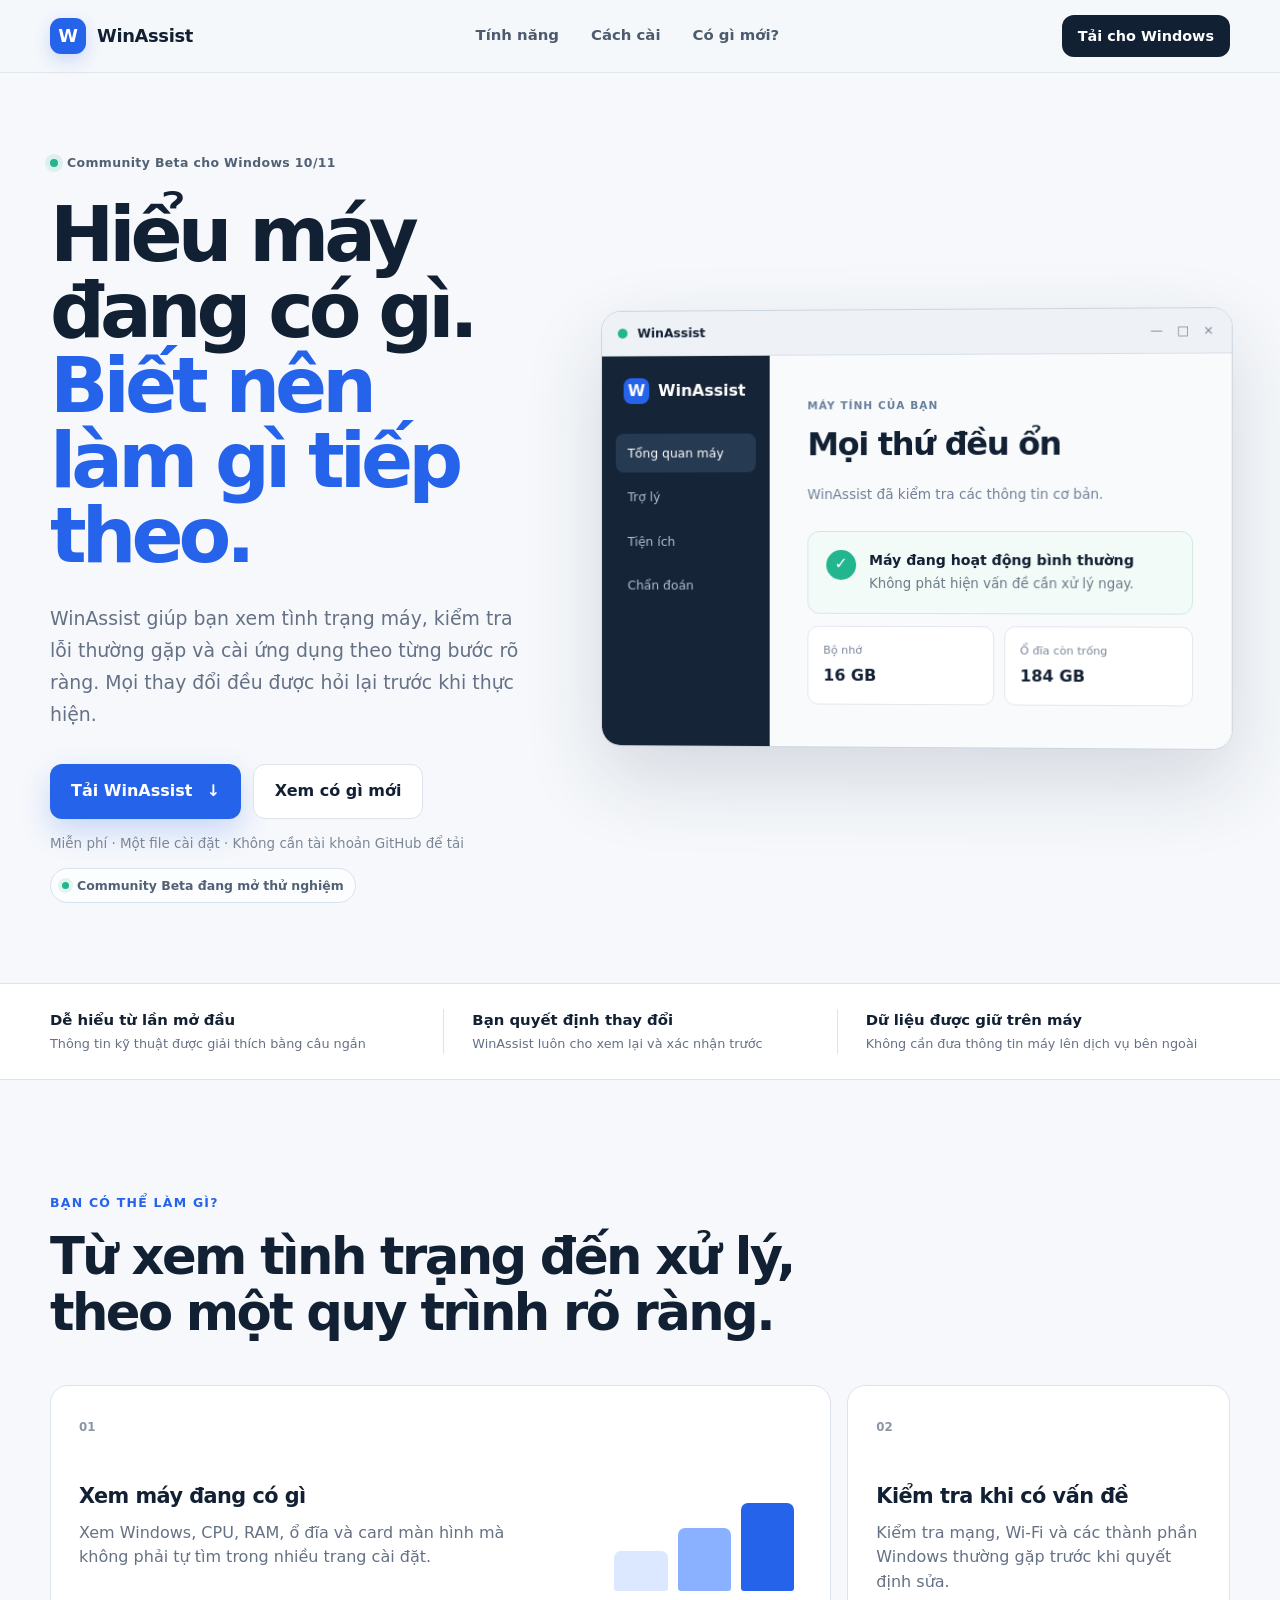
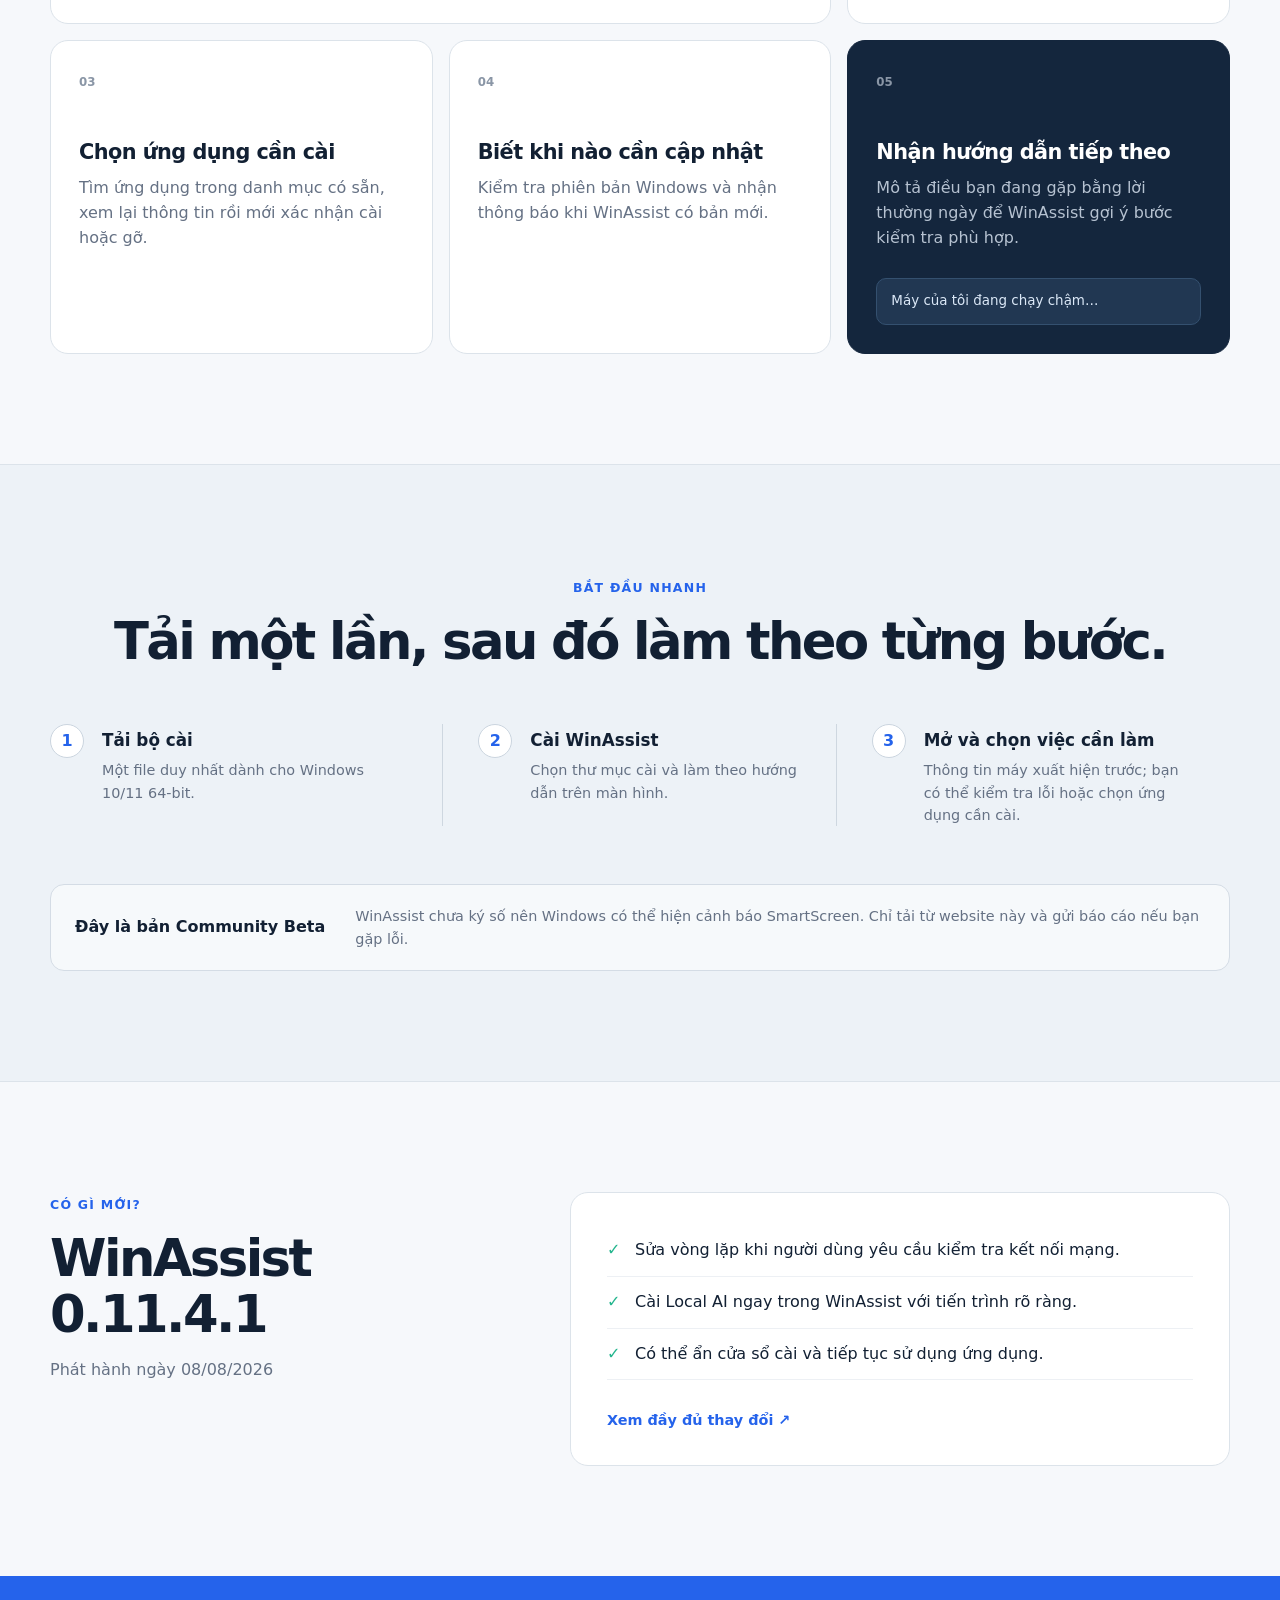
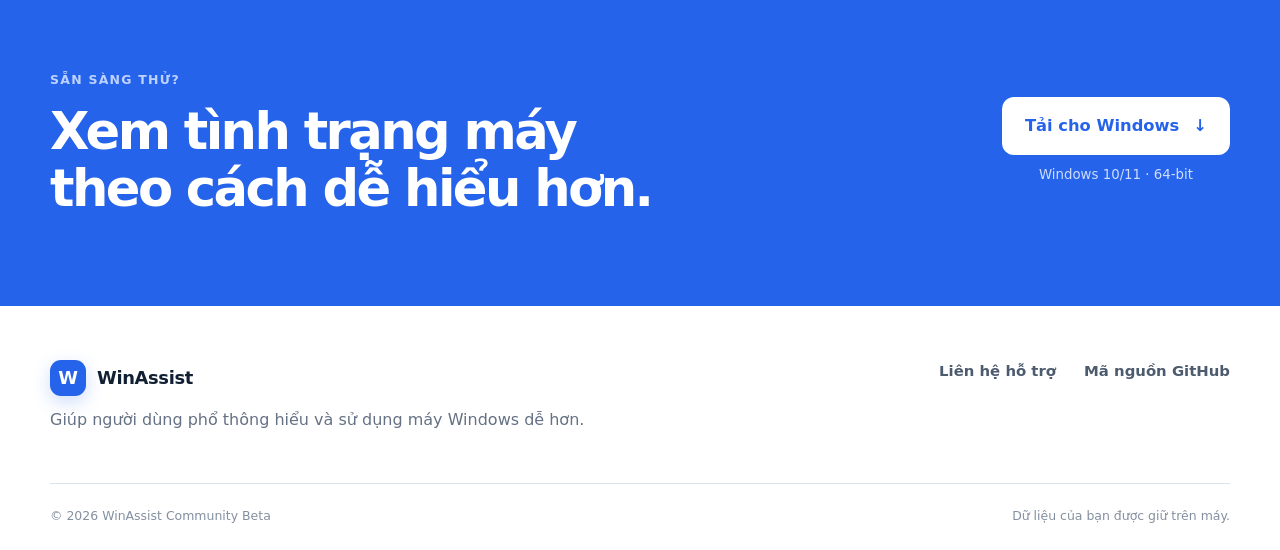
<file: public/index.html>
<!doctype html>
<html lang="vi">
<head>
  <meta charset="utf-8">
  <meta name="viewport" content="width=device-width, initial-scale=1">
  <meta name="description" content="WinAssist giúp người dùng phổ thông xem tình trạng máy, kiểm tra lỗi thường gặp và cài ứng dụng Windows theo từng bước dễ hiểu.">
  <meta name="theme-color" content="#f6f8fb">
  <title>WinAssist — Hiểu và sử dụng máy Windows dễ hơn</title>
  <link rel="stylesheet" href="styles.css?v=logical-copy">
  <script src="app.js?v=20260808-hotfix-01141" defer></script>
</head>
<body>
  <header class="site-header">
    <div class="shell nav-wrap">
      <a class="brand" href="#top" aria-label="WinAssist - Trang chủ">
        <span class="brand-mark" aria-hidden="true">W</span>
        <span>WinAssist</span>
      </a>
      <nav aria-label="Điều hướng chính">
        <a href="#features">Tính năng</a>
        <a href="#how-it-works">Cách cài</a>
        <a href="#whats-new">Có gì mới?</a>
      </nav>
      <a class="button button-small" href="#download-section">Tải cho Windows</a>
    </div>
  </header>

  <main id="top">
    <section class="hero shell">
      <div class="hero-copy">
        <div class="eyebrow"><span class="status-dot"></span> Community Beta cho Windows 10/11</div>
        <h1>Hiểu máy đang có gì.<br><span>Biết nên làm gì tiếp theo.</span></h1>
        <p class="hero-lead">WinAssist giúp bạn xem tình trạng máy, kiểm tra lỗi thường gặp và cài ứng dụng theo từng bước rõ ràng. Mọi thay đổi đều được hỏi lại trước khi thực hiện.</p>
        <div class="hero-actions">
          <a id="download" class="button button-primary" href="https://github.com/QuanMinhNguyen199/Windows-AI-Support-Agent/releases/latest/download/WinAssist-Setup.exe">
            <span>Tải WinAssist</span><span aria-hidden="true">↓</span>
          </a>
          <a class="button button-quiet" href="#whats-new">Xem có gì mới</a>
        </div>
        <p class="download-note">Miễn phí · Một file cài đặt · Không cần tài khoản GitHub để tải</p>
        <p id="download-count" class="download-count" aria-live="polite"><span class="count-dot"></span> Community Beta đang mở thử nghiệm</p>
      </div>

      <div class="product-preview" aria-label="Xem trước giao diện WinAssist">
        <div class="window-bar"><span></span><strong>WinAssist</strong><div class="window-actions">—　□　×</div></div>
        <div class="window-body">
          <aside class="preview-nav">
            <div class="preview-brand"><span>W</span> WinAssist</div>
            <div class="preview-item active">Tổng quan máy</div>
            <div class="preview-item">Trợ lý</div>
            <div class="preview-item">Tiện ích</div>
            <div class="preview-item">Chẩn đoán</div>
          </aside>
          <div class="preview-main">
            <div class="preview-kicker">MÁY TÍNH CỦA BẠN</div>
            <h2>Mọi thứ đều ổn</h2>
            <p>WinAssist đã kiểm tra các thông tin cơ bản.</p>
            <div class="health-card"><span class="health-check">✓</span><div><strong>Máy đang hoạt động bình thường</strong><small>Không phát hiện vấn đề cần xử lý ngay.</small></div></div>
            <div class="mini-grid"><div><small>Bộ nhớ</small><strong>16 GB</strong></div><div><small>Ổ đĩa còn trống</small><strong>184 GB</strong></div></div>
          </div>
        </div>
      </div>
    </section>

    <section class="trust-strip">
      <div class="shell trust-grid">
        <div><strong>Dễ hiểu từ lần mở đầu</strong><span>Thông tin kỹ thuật được giải thích bằng câu ngắn</span></div>
        <div><strong>Bạn quyết định thay đổi</strong><span>WinAssist luôn cho xem lại và xác nhận trước</span></div>
        <div><strong>Dữ liệu được giữ trên máy</strong><span>Không cần đưa thông tin máy lên dịch vụ bên ngoài</span></div>
      </div>
    </section>

    <section id="features" class="section shell">
      <div class="section-heading"><span>BẠN CÓ THỂ LÀM GÌ?</span><h2>Từ xem tình trạng đến xử lý,<br>theo một quy trình rõ ràng.</h2></div>
      <div class="feature-grid">
        <article class="feature feature-large"><span class="feature-number">01</span><h3>Xem máy đang có gì</h3><p>Xem Windows, CPU, RAM, ổ đĩa và card màn hình mà không phải tự tìm trong nhiều trang cài đặt.</p><div class="feature-visual bars"><i></i><i></i><i></i></div></article>
        <article class="feature"><span class="feature-number">02</span><h3>Kiểm tra khi có vấn đề</h3><p>Kiểm tra mạng, Wi-Fi và các thành phần Windows thường gặp trước khi quyết định sửa.</p></article>
        <article class="feature"><span class="feature-number">03</span><h3>Chọn ứng dụng cần cài</h3><p>Tìm ứng dụng trong danh mục có sẵn, xem lại thông tin rồi mới xác nhận cài hoặc gỡ.</p></article>
        <article class="feature"><span class="feature-number">04</span><h3>Biết khi nào cần cập nhật</h3><p>Kiểm tra phiên bản Windows và nhận thông báo khi WinAssist có bản mới.</p></article>
        <article class="feature feature-dark"><span class="feature-number">05</span><h3>Nhận hướng dẫn tiếp theo</h3><p>Mô tả điều bạn đang gặp bằng lời thường ngày để WinAssist gợi ý bước kiểm tra phù hợp.</p><span class="chat-line">Máy của tôi đang chạy chậm…</span></article>
      </div>
    </section>

    <section id="how-it-works" class="section soft-section">
      <div class="shell">
        <div class="section-heading centered"><span>BẮT ĐẦU NHANH</span><h2>Tải một lần, sau đó làm theo từng bước.</h2></div>
        <ol class="steps">
          <li><span>1</span><div><h3>Tải bộ cài</h3><p>Một file duy nhất dành cho Windows 10/11 64-bit.</p></div></li>
          <li><span>2</span><div><h3>Cài WinAssist</h3><p>Chọn thư mục cài và làm theo hướng dẫn trên màn hình.</p></div></li>
          <li><span>3</span><div><h3>Mở và chọn việc cần làm</h3><p>Thông tin máy xuất hiện trước; bạn có thể kiểm tra lỗi hoặc chọn ứng dụng cần cài.</p></div></li>
        </ol>
        <div class="beta-note"><strong>Đây là bản Community Beta</strong><p>WinAssist chưa ký số nên Windows có thể hiện cảnh báo SmartScreen. Chỉ tải từ website này và gửi báo cáo nếu bạn gặp lỗi.</p></div>
      </div>
    </section>

    <section id="whats-new" class="section shell release-section">
      <div class="release-copy">
        <span class="section-label">CÓ GÌ MỚI?</span>
        <h2 id="release-title">WinAssist 0.11.4.1</h2>
        <p id="release-date" class="release-date">Phát hành ngày 08/08/2026</p>
      </div>
      <div class="release-card">
        <ul>
          <li>Sửa vòng lặp khi người dùng yêu cầu kiểm tra kết nối mạng.</li>
          <li>Cài Local AI ngay trong WinAssist với tiến trình rõ ràng.</li>
          <li>Có thể ẩn cửa sổ cài và tiếp tục sử dụng ứng dụng.</li>
        </ul>
        <a class="text-link" href="https://github.com/QuanMinhNguyen199/Windows-AI-Support-Agent/releases/latest">Xem đầy đủ thay đổi <span>↗</span></a>
      </div>
    </section>

    <section id="download-section" class="download-section">
      <div class="shell download-inner">
        <div><span class="section-label">SẴN SÀNG THỬ?</span><h2>Xem tình trạng máy<br>theo cách dễ hiểu hơn.</h2></div>
        <div class="download-action"><a class="button button-light" href="https://github.com/QuanMinhNguyen199/Windows-AI-Support-Agent/releases/latest/download/WinAssist-Setup.exe">Tải cho Windows <span>↓</span></a><small>Windows 10/11 · 64-bit</small></div>
      </div>
    </section>
  </main>

  <footer>
    <div class="shell footer-grid">
      <div><a class="brand footer-brand" href="#top"><span class="brand-mark">W</span><span>WinAssist</span></a><p>Giúp người dùng phổ thông hiểu và sử dụng máy Windows dễ hơn.</p></div>
      <div class="footer-links"><a href="mailto:minhquanpro65@gmail.com">Liên hệ hỗ trợ</a><a href="https://github.com/QuanMinhNguyen199/Windows-AI-Support-Agent">Mã nguồn GitHub</a></div>
    </div>
    <div class="shell footer-bottom"><span>© 2026 WinAssist Community Beta</span><span>Dữ liệu của bạn được giữ trên máy.</span></div>
  </footer>
</body>
</html>
</file>
<file: public/styles.css>
:root{--ink:#122033;--muted:#657184;--line:#dce3ea;--paper:#f6f8fb;--white:#fff;--blue:#2563eb;--blue-dark:#174bb8;--navy:#14263d;--mint:#23b58d;font-family:"Segoe UI Variable","Segoe UI",system-ui,sans-serif;color:var(--ink);background:var(--paper);font-synthesis:none}*{box-sizing:border-box}html{scroll-behavior:smooth}body{margin:0;background:var(--paper);line-height:1.55}a{color:inherit}.shell{width:min(1180px,calc(100% - 48px));margin-inline:auto}.site-header{position:sticky;top:0;z-index:20;background:rgba(246,248,251,.9);border-bottom:1px solid rgba(220,227,234,.8);backdrop-filter:blur(16px)}.nav-wrap{height:72px;display:flex;align-items:center;justify-content:space-between}.brand{display:inline-flex;align-items:center;gap:11px;text-decoration:none;font-size:1.12rem;font-weight:760;letter-spacing:-.02em}.brand-mark{display:grid;place-items:center;width:36px;height:36px;border-radius:11px;background:var(--blue);color:#fff;font-weight:850;box-shadow:0 6px 18px rgba(37,99,235,.22)}nav{display:flex;gap:32px}nav a,.footer-links a{text-decoration:none;color:#4d5b6e;font-size:.93rem;font-weight:600}nav a:hover,.footer-links a:hover{color:var(--blue)}.button{display:inline-flex;align-items:center;justify-content:center;gap:14px;border:0;border-radius:12px;padding:14px 21px;text-decoration:none;font-weight:720;transition:transform .18s ease,box-shadow .18s ease,background .18s ease}.button:hover{transform:translateY(-2px)}.button-small{padding:10px 16px;background:var(--ink);color:#fff;font-size:.9rem}.hero{display:grid;grid-template-columns:.86fr 1.14fr;align-items:center;gap:72px;min-height:700px;padding-block:80px}.eyebrow,.section-heading>span,.section-label{font-size:.78rem;font-weight:780;letter-spacing:.1em;color:var(--blue)}.eyebrow{display:flex;align-items:center;gap:9px;letter-spacing:.03em;color:#526176}.status-dot{width:8px;height:8px;border-radius:50%;background:var(--mint);box-shadow:0 0 0 5px rgba(35,181,141,.12)}h1{font-size:clamp(3.2rem,6vw,5.4rem);line-height:.98;letter-spacing:-.065em;margin:25px 0 28px}h1 span{color:var(--blue)}.hero-lead{max-width:570px;font-size:1.18rem;color:var(--muted);line-height:1.7}.hero-actions{display:flex;gap:12px;flex-wrap:wrap;margin-top:34px}.button-primary{background:var(--blue);color:#fff;box-shadow:0 12px 30px rgba(37,99,235,.22)}.button-primary:hover{background:var(--blue-dark)}.button-quiet{background:var(--white);border:1px solid var(--line)}.download-note{font-size:.84rem;color:#7b8797;margin-top:15px}.product-preview{border:1px solid #cbd5df;border-radius:20px;background:#fff;box-shadow:0 32px 80px rgba(35,55,80,.16);overflow:hidden;transform:perspective(1200px) rotateY(-2deg)}.window-bar{height:45px;display:flex;align-items:center;padding:0 16px;background:#eef2f6;border-bottom:1px solid #d7dfe8;font-size:.78rem}.window-bar>span{width:10px;height:10px;border-radius:50%;background:#23b58d;margin-right:10px}.window-bar strong{font-weight:650}.window-actions{margin-left:auto;color:#778398;letter-spacing:.08em}.window-body{display:grid;grid-template-columns:170px 1fr;min-height:380px;background:#f9fafc}.preview-nav{padding:22px 14px;background:#162437;color:#aebdd0}.preview-brand{display:flex;align-items:center;gap:9px;color:#fff;font-weight:730;margin:0 8px 30px}.preview-brand span{display:grid;place-items:center;width:26px;height:26px;border-radius:8px;background:var(--blue)}.preview-item{padding:10px 12px;margin:5px 0;border-radius:8px;font-size:.78rem}.preview-item.active{background:#263a52;color:#fff}.preview-main{padding:42px 38px}.preview-kicker{font-size:.66rem;color:#67809c;font-weight:800;letter-spacing:.1em}.preview-main h2{font-size:2rem;letter-spacing:-.04em;margin:7px 0 4px}.preview-main>p{color:#718096;font-size:.85rem}.health-card{display:flex;gap:13px;padding:18px;margin-top:26px;border:1px solid #cfe9df;border-radius:12px;background:#f3fbf8}.health-check{display:grid;place-items:center;width:30px;height:30px;flex:0 0 auto;border-radius:50%;background:var(--mint);color:#fff;font-weight:800}.health-card strong,.health-card small{display:block}.health-card strong{font-size:.88rem}.health-card small{color:#6a7a87;margin-top:3px}.mini-grid{display:grid;grid-template-columns:1fr 1fr;gap:10px;margin-top:12px}.mini-grid div{padding:15px;border:1px solid #e2e7ed;border-radius:11px;background:#fff}.mini-grid small,.mini-grid strong{display:block}.mini-grid small{font-size:.7rem;color:#788598}.mini-grid strong{margin-top:5px}.trust-strip{background:#fff;border-block:1px solid var(--line)}.trust-grid{display:grid;grid-template-columns:repeat(3,1fr);padding-block:25px}.trust-grid div{padding-left:28px;border-left:1px solid var(--line)}.trust-grid div:first-child{padding-left:0;border:0}.trust-grid strong,.trust-grid span{display:block}.trust-grid strong{font-size:.93rem}.trust-grid span{font-size:.8rem;color:var(--muted);margin-top:2px}.section{padding-block:110px}.section-heading h2,.release-copy h2,.download-inner h2{font-size:clamp(2.2rem,4vw,3.7rem);line-height:1.1;letter-spacing:-.05em;margin:13px 0 44px}.feature-grid{display:grid;grid-template-columns:repeat(3,1fr);gap:16px}.feature{min-height:235px;padding:28px;border:1px solid var(--line);border-radius:18px;background:#fff;position:relative;overflow:hidden}.feature-large{grid-column:span 2}.feature-number{font-size:.74rem;color:#8a96a6;font-weight:750}.feature h3{font-size:1.3rem;margin:42px 0 8px;letter-spacing:-.025em}.feature p{color:var(--muted);max-width:440px;margin:0}.feature-dark{background:var(--navy);color:#fff;border-color:var(--navy)}.feature-dark p{color:#b6c2d1}.bars{position:absolute;right:36px;bottom:32px;width:180px;display:flex;align-items:end;gap:10px;height:88px}.bars i{display:block;flex:1;border-radius:7px 7px 3px 3px;background:#dbe8ff}.bars i:nth-child(1){height:45%}.bars i:nth-child(2){height:72%;background:#8ab1ff}.bars i:nth-child(3){height:100%;background:var(--blue)}.chat-line{display:block;margin-top:28px;padding:12px 14px;background:#213752;border:1px solid #34506f;border-radius:10px;color:#dbe8f7;font-size:.84rem}.soft-section{background:#edf2f7;border-block:1px solid var(--line)}.centered{text-align:center}.centered h2{margin-bottom:55px}.steps{display:grid;grid-template-columns:repeat(3,1fr);padding:0;margin:0;list-style:none}.steps li{display:flex;gap:18px;padding:0 35px;border-right:1px solid #ced7e0}.steps li:first-child{padding-left:0}.steps li:last-child{border:0}.steps li>span{display:grid;place-items:center;width:34px;height:34px;flex:0 0 auto;border-radius:50%;background:#fff;border:1px solid #cbd5df;color:var(--blue);font-weight:800}.steps h3{margin:3px 0 6px;font-size:1.05rem}.steps p{color:var(--muted);margin:0;font-size:.9rem}.beta-note{display:flex;gap:30px;align-items:center;margin-top:58px;padding:20px 24px;border:1px solid #d4dce5;border-radius:14px;background:rgba(255,255,255,.55)}.beta-note strong{white-space:nowrap}.beta-note p{margin:0;color:var(--muted);font-size:.9rem}.release-section{display:grid;grid-template-columns:.8fr 1.2fr;gap:80px;align-items:start}.release-copy h2{margin-bottom:12px}.release-date{color:var(--muted)}.release-card{padding:32px 36px;border:1px solid var(--line);border-radius:18px;background:#fff}.release-card ul{list-style:none;padding:0;margin:0 0 28px}.release-card li{position:relative;padding:13px 0 13px 28px;border-bottom:1px solid #edf0f4}.release-card li:before{content:"✓";position:absolute;left:0;color:var(--mint);font-weight:800}.text-link{color:var(--blue);font-weight:700;text-decoration:none;font-size:.9rem}.download-section{background:var(--blue);color:#fff}.download-inner{min-height:330px;display:flex;justify-content:space-between;align-items:center}.download-inner .section-label{color:#bed2ff}.download-inner h2{margin:12px 0 0}.download-action{display:flex;flex-direction:column;align-items:center;gap:10px}.button-light{background:#fff;color:var(--blue);font-size:1.02rem;padding:16px 23px}.download-action small{color:#cfddff}footer{padding:54px 0 25px;background:#fff}.footer-grid{display:flex;justify-content:space-between}.footer-brand{margin-bottom:12px}.footer-grid p{color:var(--muted);margin:0}.footer-links{display:flex;gap:28px;align-items:start}.footer-bottom{display:flex;justify-content:space-between;margin-top:50px;padding-top:22px;border-top:1px solid var(--line);font-size:.78rem;color:#8490a0}@media(max-width:900px){nav{display:none}.hero{grid-template-columns:1fr;min-height:auto;gap:55px}.hero-copy{text-align:center}.eyebrow,.hero-actions{justify-content:center}.hero-lead{margin-inline:auto}.product-preview{transform:none}.feature-grid{grid-template-columns:1fr 1fr}.feature-large{grid-column:span 2}.release-section{grid-template-columns:1fr;gap:20px}.steps{grid-template-columns:1fr;gap:26px}.steps li,.steps li:first-child{padding:0;border:0}.download-inner{padding-block:65px;gap:35px}}@media(max-width:620px){.shell{width:min(100% - 28px,1180px)}.nav-wrap{height:64px}.nav-wrap>.button{display:none}.hero{padding-block:55px}.hero h1{font-size:3.35rem}.window-body{grid-template-columns:1fr}.preview-nav{display:none}.preview-main{padding:30px 22px}.trust-grid{grid-template-columns:1fr;gap:18px}.trust-grid div,.trust-grid div:first-child{padding:0;border:0}.section{padding-block:78px}.section-heading h2{font-size:2.35rem}.feature-grid{grid-template-columns:1fr}.feature-large{grid-column:auto}.bars{opacity:.55}.beta-note{align-items:flex-start;flex-direction:column;gap:7px}.release-card{padding:24px}.download-inner{display:block;text-align:center}.download-action{margin-top:30px}.footer-grid,.footer-bottom{flex-direction:column;gap:24px}.footer-links{flex-direction:column;gap:10px}.product-preview{border-radius:14px}}
@media(prefers-reduced-motion:reduce){html{scroll-behavior:auto}.button{transition:none}}
.download-count{display:flex;align-items:center;gap:8px;width:max-content;margin:12px 0 0;padding:7px 11px;border:1px solid #d8e2ee;border-radius:999px;background:rgba(255,255,255,.72);color:#526176;font-size:.78rem;font-weight:650}.count-dot{width:7px;height:7px;border-radius:50%;background:var(--mint);box-shadow:0 0 0 4px rgba(35,181,141,.12)}
@media(max-width:900px){.download-count{margin-inline:auto}}
</file>
